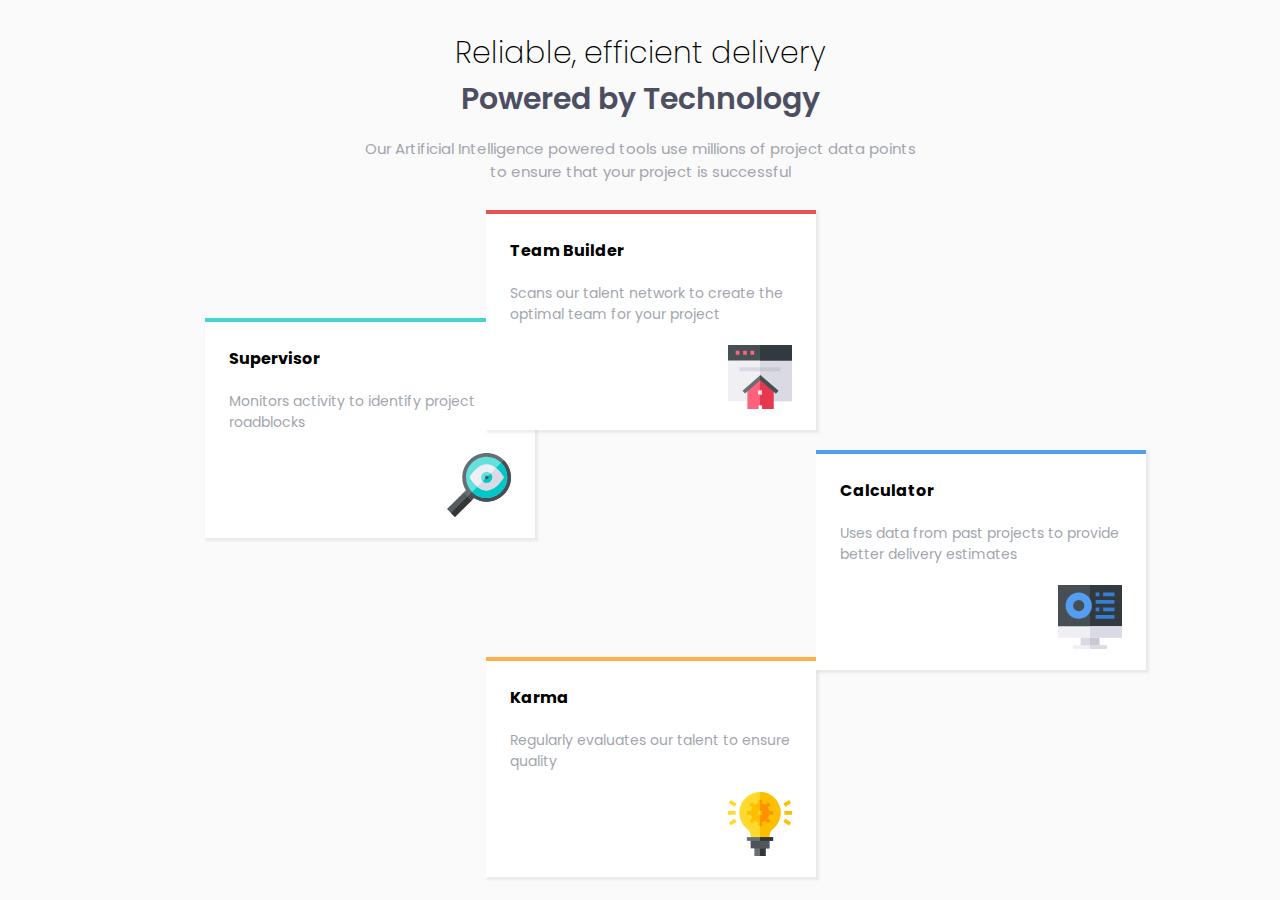
<file: index.html>
<!DOCTYPE html>
<html lang="en">
<head>
  <meta charset="UTF-8">
  <meta name="viewport" content="width=device-width, initial-scale=1.0"> <!-- displays site properly based on user's device -->

  <link rel="icon" type="image/png" sizes="32x32" href="./images/favicon-32x32.png">
  
  <title>Frontend Mentor | Four card feature section</title>
  <link rel="stylesheet" href="css/style.css">

  <!-- Feel free to remove these styles or customise in your own stylesheet 👍 -->
  
</head>
<body>
  <div class="intro">
    <h1> Reliable, efficient delivery</h1>
    <span>Powered by Technology</span> 
    <p class="intro-paragraph">Our Artificial Intelligence powered tools use millions of project data points 
    to ensure that your project is successful</p>
  </div>

  <div class="grid-container">
    <div class="container supervisor">
      <h4>Supervisor</h4>
    <p>Monitors activity to identify project roadblocks</p>
      <div class="img-icon"><img  src="images/icon-supervisor.svg" alt="supervisor"></div>
    </div>
    <div class="container team-builder">
      <h4>Team Builder</h4>
      <p>Scans our talent network to create the optimal team for your project</p>
      <div class="img-icon"><img src="images/icon-team-builder.svg" alt="team-builder"></div>
  </div>
    <div class="container karma">
    <h4>Karma</h4>
      <p>Regularly evaluates our talent to ensure quality</p>
      <div class="img-icon"><img src="images/icon-karma.svg" alt="karma"></div>
  </div>
    <div class="container calculator">
    <h4>Calculator</h4>
     <p> Uses data from past projects to provide better delivery estimates</p>
     <div class="img-icon"><img src="images/icon-calculator.svg" alt="calculator"></div>
  </div>
</div>
  
  <footer>
    <p class="attribution">
      Challenge by <a href="https://www.frontendmentor.io?ref=challenge" target="_blank">Frontend Mentor</a>. 
      Coded by <a href="#">Saed Ahmed</a>.
    </p>
  </footer>
</body>
</html>
</file>
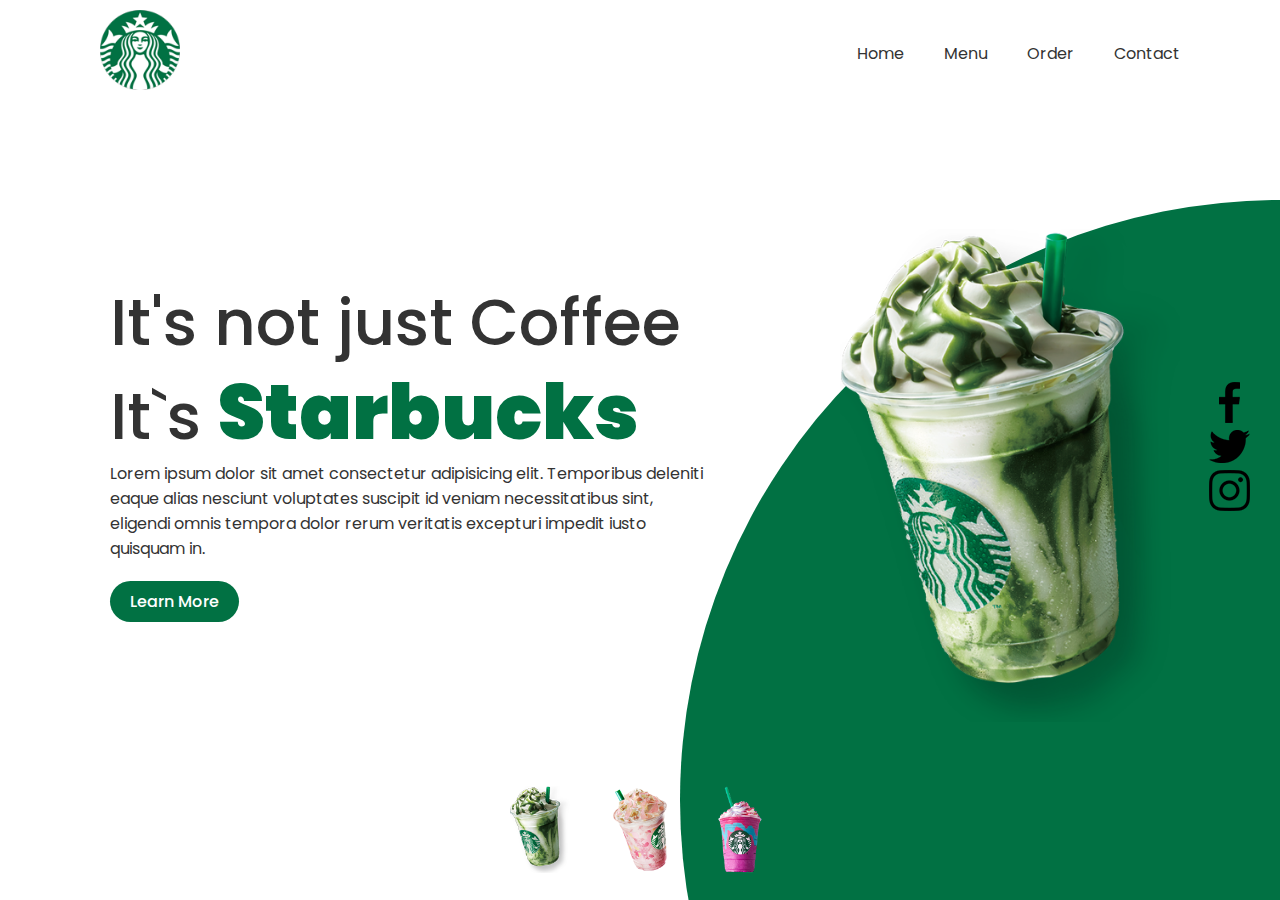
<file: Behavarage Landing Page/index.html>
<!DOCTYPE html>
<html lang="en">
<head>
    <meta charset="UTF-8">
    <meta name="viewport" content="width=device-width, initial-scale=1.0">
    <title>Starbuck Coffee</title>
    <!-- link css -->

    <link rel="stylesheet" href="css/style.css">

</head>

<body>
    

    <!-- header section -->
    <section>
        <div class="circle"></div>
        <header>
            <a href="#"> <img class="logo" src="img/logo.png" alt="logo"> </a>
            <ul>
                <li><a href="">Home</a></li>
                <li><a href="">Menu</a></li>
                <li><a href="">Order</a></li>
                <li><a href="">Contact</a></li>
                


            </ul>
        </header>
    

    <!-- Content section -->
    <div class="content">
        <div class="textBox">
            <h2>It's not just Coffee <br>It`s <span>Starbucks</span></h2>
            <p>Lorem ipsum dolor sit amet consectetur adipisicing elit. Temporibus deleniti eaque alias nesciunt 
                voluptates suscipit id veniam necessitatibus sint, eligendi omnis tempora 
                dolor rerum veritatis excepturi impedit iusto quisquam in.</p>
                <a href="#">Learn More</a>
            </div>
                <div class="imgbox">
                    <img src="img/img1.png" alt="starbucks">
                </div>
    </div>

    <ul class="Thumb">
        <li><img src="img/thumb1.png" onclick="imgSlider('img1.png')" alt=""></li>
        <li><img src="img/thumb2.png" onclick="imgSlider('img2.png')" alt=""></li>
        <li><img src="img/thumb3.png" onclick="imgSlider('img3.png')" alt=""></li>
    </ul>
    <ul class="social">
        <li><img src="img/facebook.png" alt=""></li>
        <li><img src="img/twitter.png" alt=""></li>
        <li><img src="img/instagram.png" alt=""></li>

    </ul>
</section>

<!-- Script  -->
<script type="text/javascript">
function imgSlider(x) {
    document.querySelector('.starbucks').src = x;

}

</script>

</body>

</html>
</file>
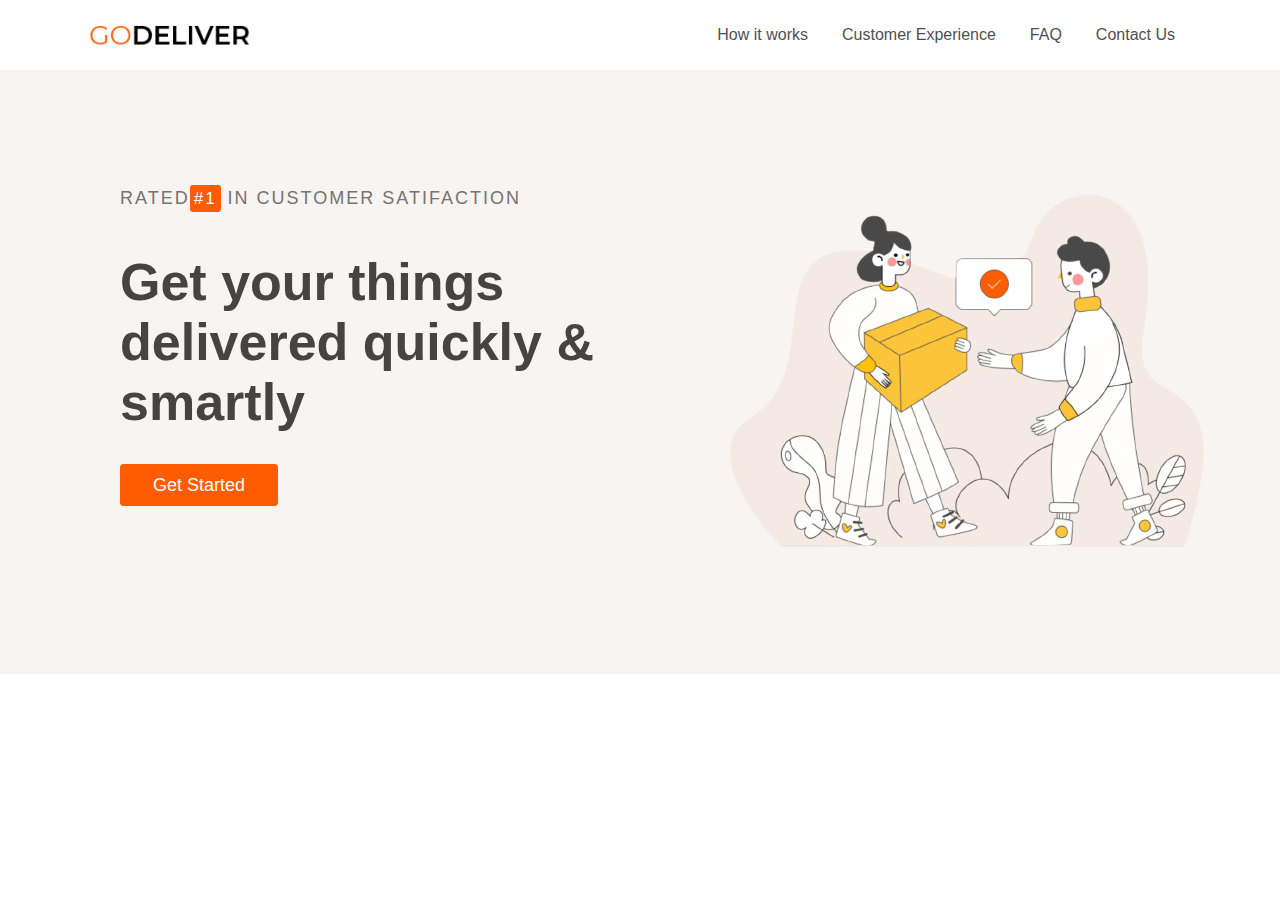
<file: GoDeliver/index.html>
<!DOCTYPE html>
<html lang="en">
<head>
    <meta charset="UTF-8">
    <meta name="viewport" content="width=device-width, initial-scale=1.0">
    <title>GoDeliver | Fastest Way to Explore</title>
    <!-- Css  -->
    <link rel="stylesheet" href="css/style.css">
</head>
<body>
    <div class="navigation-bar">
        <div id="navigation-container">
             <a href="index.html"><img  class="logo" src="img/logo.png" alt="logo"></a>
                <div>
                <ul>
                    <li><a href="#">How it works</a></li>
                    <li><a href="#">Customer Experience</a></li>
                    <li><a href="#">FAQ</a></li>
                    <li><a href="#">Contact Us</a></li>
                </ul>
            </div>
            </div>
            </div>
        </div>
    </div>

<!-- hero section -->

    <section class="container">
        <div class="section_1">
            <p>Rated<span>#1</span> in Customer Satifaction</p>
            <h2>Get your things delivered quickly & smartly</h2>
            <a href="#" class="button">Get Started</a>

        </div>

<!-- Image section -->
        <div class="section_2">
            <img src="img/hero.png" alt="hero-image">

        </div>
    </section>

</body>
</html>
</file>
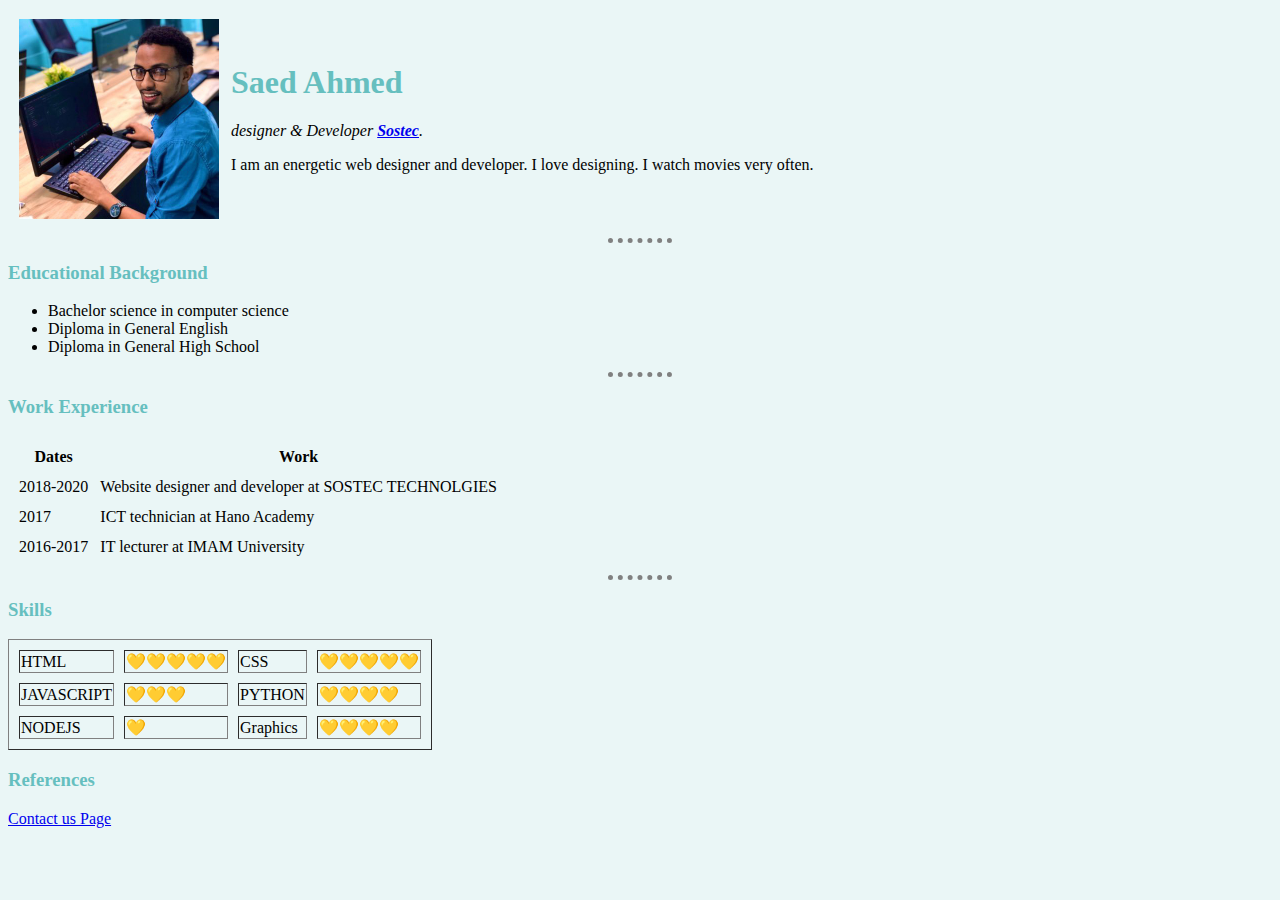
<file: HTML-personal websites/index.html>
<html lang="en">
<head>
    <meta charset="UTF-8">
    <meta name="viewport" content="width=device-width, initial-scale=1.0">
    <title>Personal Website</title>
    <link rel="stylesheet" href="css/styles.css">
</head>
<body>
    <table cellspacing="10">
        <tr>
        <td><img src="images/Saed.jpg" width="200px" height="200px" alt="saed profile picture"></td>
        <td>
            <h1>Saed Ahmed</h1>
            <p><em> designer & Developer<strong> <a href="http://sostec.so/">Sostec</a></strong>.</em> </p>
            <p>I am an energetic web designer and developer. I love designing. I watch movies very often.</p>
        </td>
        </tr>
    </table>
    
    <hr>
    <h3>Educational Background</h3>
        <ul>
            <li>Bachelor science in computer science </li>
            <li>Diploma in General English  </li>
            <li>Diploma in General High School  </li>
    
        </ul>
    <hr>
    <h3>Work Experience</h3>
        <table cellspacing="10">
            <th>Dates</th>
            <th>Work</th>
            <tr>
                <td>2018-2020</td>
                <td>Website designer and developer at SOSTEC TECHNOLGIES</td>
            </tr>
            <tr>
                <td>2017</td>
                <td>ICT technician at Hano Academy</td>
            </tr>
            <tr>
                <td>2016-2017</td>
                <td>IT lecturer at IMAM University</td>
            </tr>
            
        </table>
    
    <hr>
    <h3>Skills</h3>
        <table  border="1px"cellspacing="10">
            <tr>
                <td>HTML</td>
                <td>💛💛💛💛💛</td>
                <td>CSS</td>
                <td>💛💛💛💛💛</td>
            </tr>
            <tr>
                <td>JAVASCRIPT</td>
                <td>💛💛💛</td>
                <td>PYTHON</td>
                <td>💛💛💛💛</td>
            </tr>
            <tr>
                <td>NODEJS</td>
                <td>💛</td>
                <td>Graphics</td>
                <td>💛💛💛💛</td>
            </tr>
        </table>
    <h3>References</h3>
    <a href="contact.html">Contact us Page</a>
        
</body>
</html>
</file>
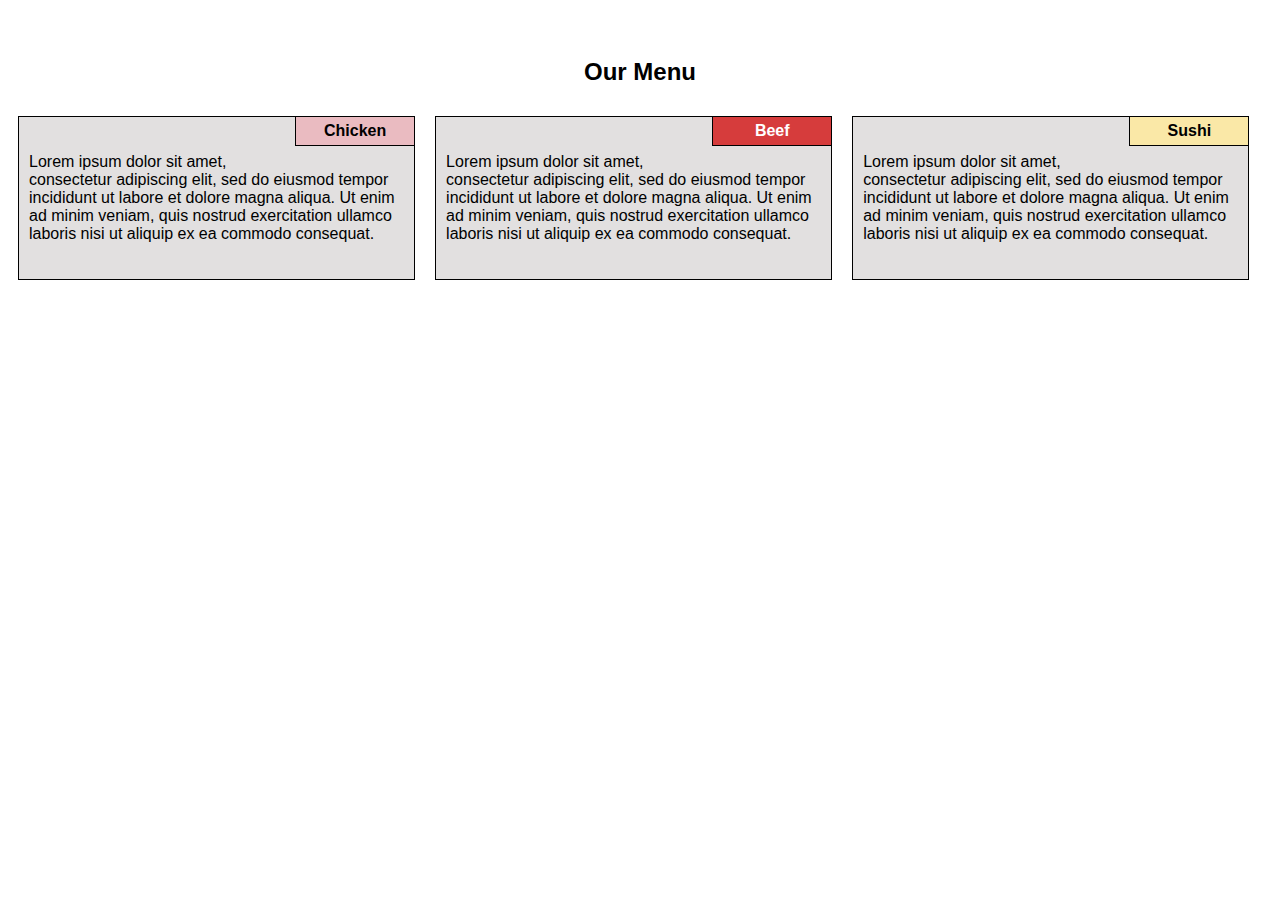
<file: Module2-solution/index.html>
<html lang="en">
<head>
    <meta charset="UTF-8">
    <meta name="viewport" content="width=device-width, initial-scale=1.0">
    <meta name="author" content="Saed Ahmed">
    <title>Solution for Module 2 Assignment</title>
    <link rel="stylesheet" href="css/style.css">
</head>
<body>
    <div class="container">
        <div class="row-section">
            <h2>Our Menu</h2>
            <div class="column-chicken">
                <p id="chicken">Chicken</p>
                    <div class="sect-content">
                <p>Lorem ipsum dolor sit amet, consectetur adipiscing elit, 
                sed do eiusmod tempor incididunt ut labore et dolore magna 
                aliqua. Ut enim ad minim veniam, quis nostrud exercitation 
                ullamco laboris nisi ut aliquip ex ea commodo consequat.</p>
                    </div>
            </div>

        <div class="column-beef">
            <p id="beef">Beef</p>
            <div class="sect-content">
            <p>Lorem ipsum dolor sit amet, consectetur adipiscing elit, 
                sed do eiusmod tempor incididunt ut labore et dolore magna 
                aliqua. Ut enim ad minim veniam, quis nostrud exercitation 
                ullamco laboris nisi ut aliquip ex ea commodo consequat.</p>
            </div>
        </div>

        <div class="column-sushi">
            <p id="sushi">Sushi</p>
            <div class="sect-content">
            <p>Lorem ipsum dolor sit amet, consectetur adipiscing elit, 
                sed do eiusmod tempor incididunt ut labore et dolore magna 
                aliqua. Ut enim ad minim veniam, quis nostrud exercitation 
                ullamco laboris nisi ut aliquip ex ea commodo consequat.</p>
            </div>
        </div>

    </div>
</body>
</html>
</file>
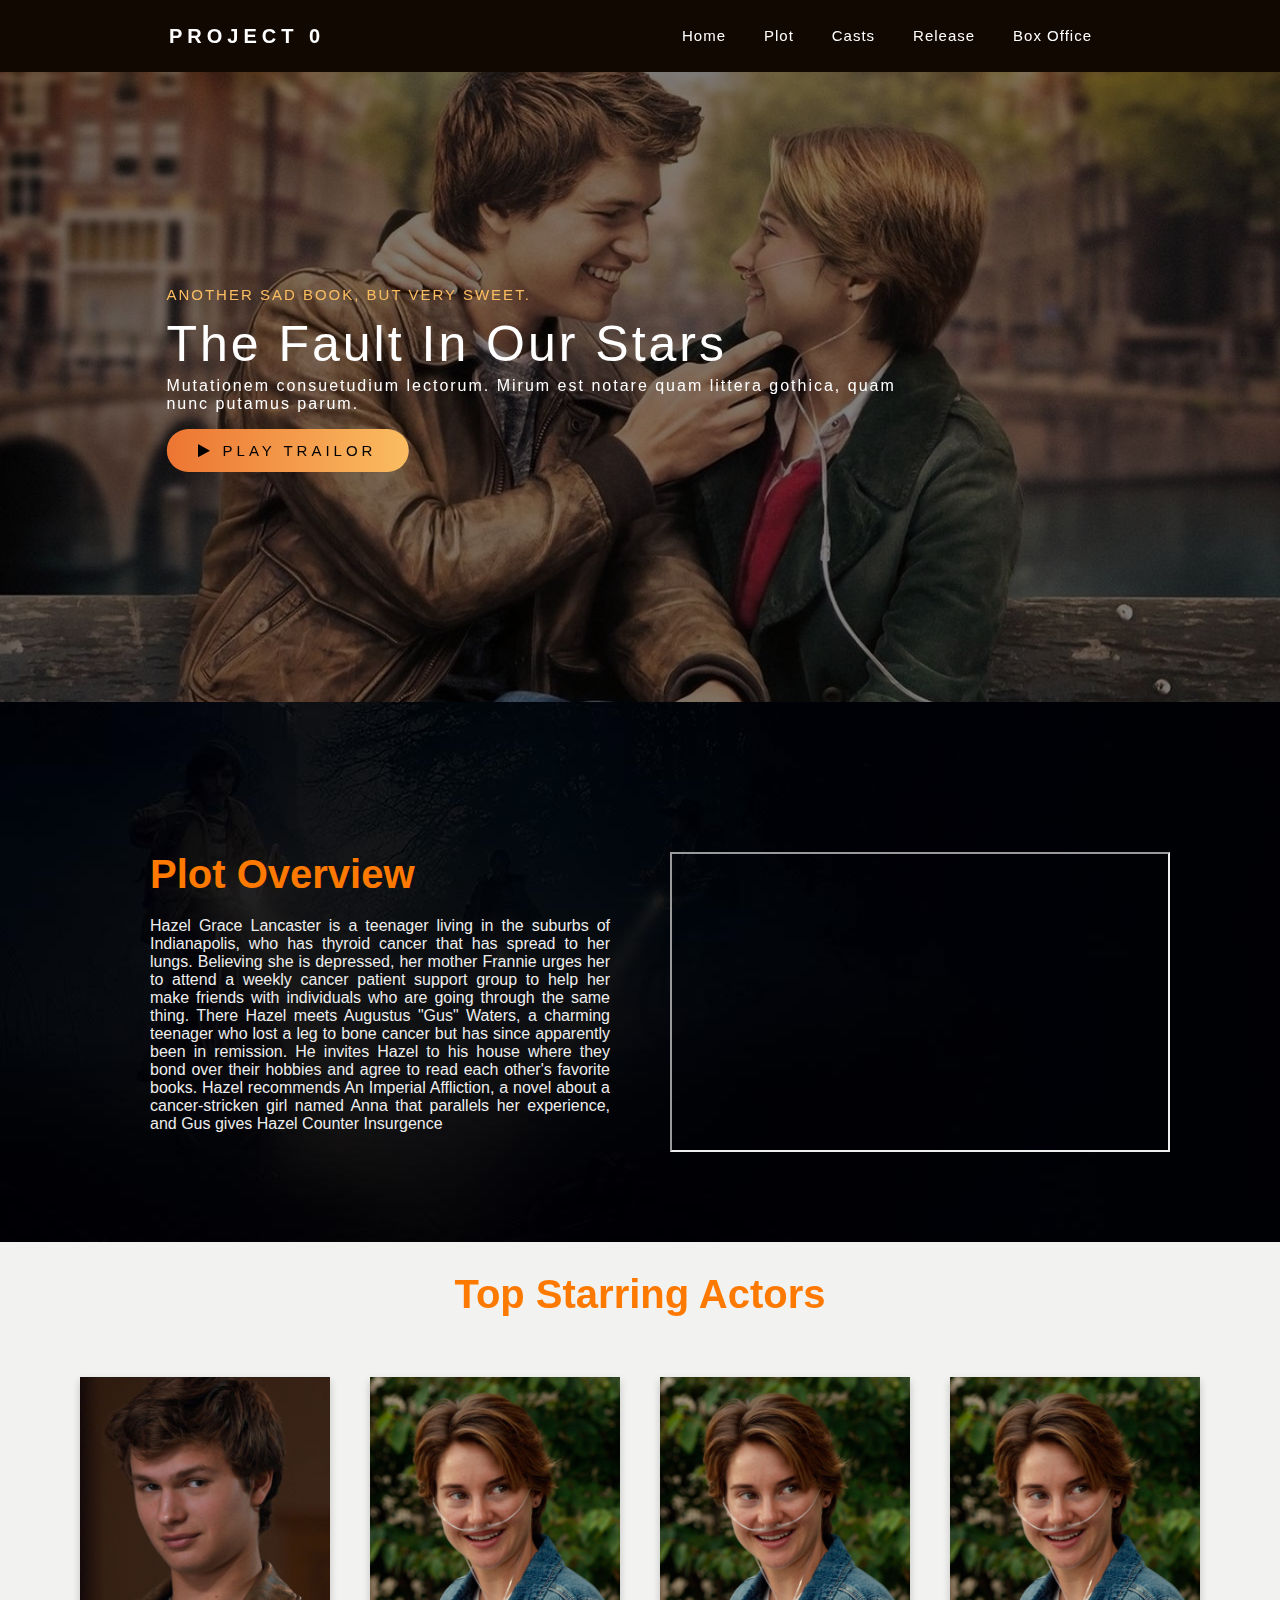
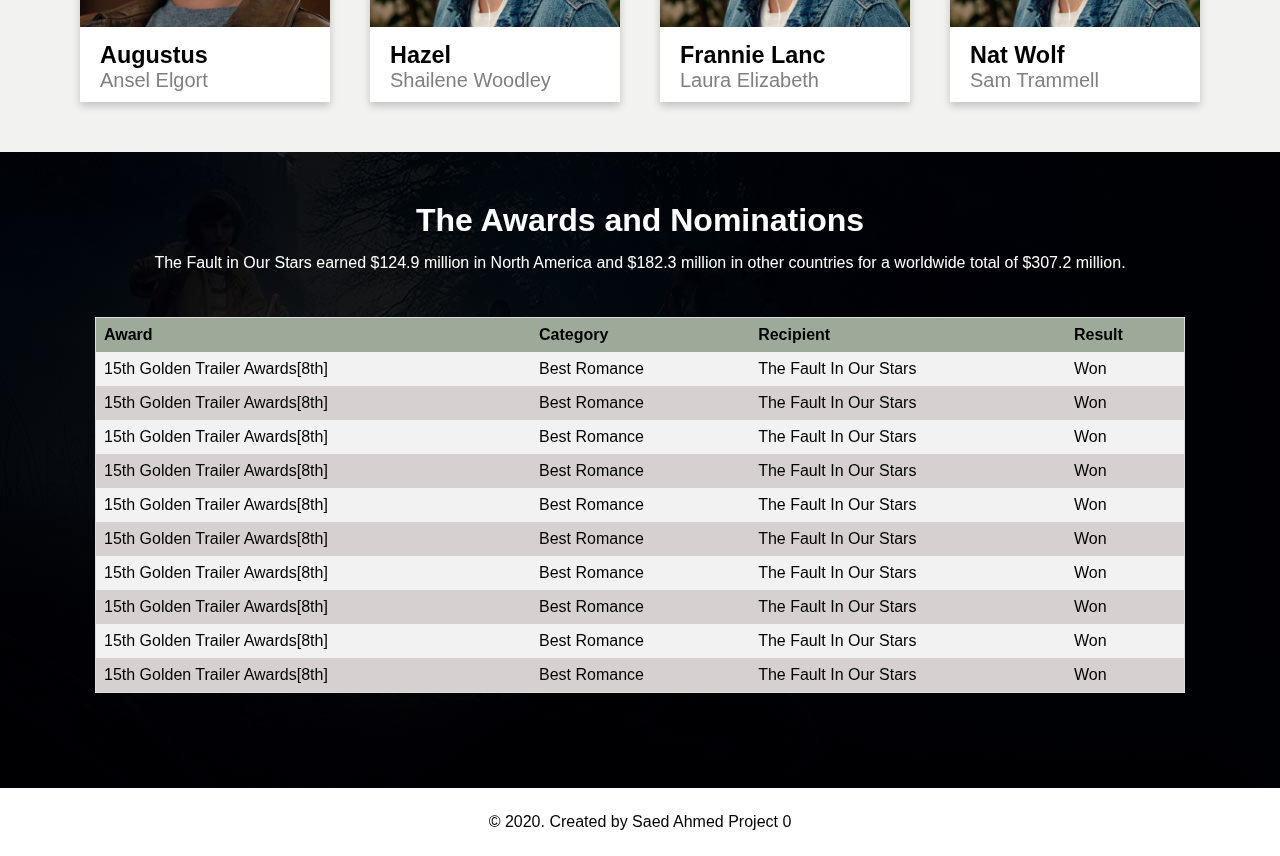
<file: Movie Web/index.html>
﻿<!DOCTYPE html>
<html lang="en" dir="ltr">
  <head>
    <meta charset="utf-8">
    <title>Project 0</title>
    <meta name="viewport" content="width=device-width,initial-scale=1.0">
    <link rel="stylesheet" href="css/style1.css">
    <link rel="stylesheet" href="css/style.css">
    <link rel="stylesheet" href="https://cdnjs.cloudflare.com/ajax/libs/font-awesome/4.7.0/css/font-awesome.min.css">
   <link href="https://fonts.googleapis.com/css2?family=Poppins" rel="stylesheet">
  <body>
    <nav>
  <div class="logo">
  <h4>Project 0</h4>
  </div>
  <ul class="nav-links">
    <li><a href="#">Home</a></li>
    <li><a href="#">Plot</a></li>
    <li><a href="#">Casts</a></li>
    <li><a href="#">Release</a></li>
    <li><a href="#">Box Office</a></li>
  </ul>
  <div class="burger">
    <div class="line1"></div>
    <div class="line2"></div>
    <div class="line3"></div>
  </div>
    </nav>
    <script src="js/app.js">  </script>
    <! –– hero image ––>
    <div class="hero-image">
    <div class="hero-text">
    <h5>Another sad book, but very sweet.</h5>
    <h1>The Fault In Our Stars</h1>
    <p>Mutationem consuetudium lectorum. Mirum est notare quam littera gothica, quam nunc putamus parum.</p>
    <button class="btn"><i class="fa fa-play"></i> Play Trailor</button>
  </div>
</div>
<! –– Two Section ––>
<div class="responsive_row">
<div class="reponsive_column">
  <h2>Plot Overview</h2>
    <p>Hazel Grace Lancaster is a teenager living in the suburbs of Indianapolis, who has thyroid cancer that has spread to her lungs. Believing she is depressed, her mother Frannie urges her to attend a weekly cancer patient support group to help her make friends with individuals who are going through the same thing. There Hazel meets Augustus "Gus" Waters, a charming teenager who lost a leg to bone cancer but has since apparently been in remission. He invites Hazel to his house where they bond over their hobbies and agree to read each other's favorite books. Hazel recommends An Imperial Affliction, a novel about a cancer-stricken girl named Anna that parallels her experience, and Gus gives Hazel Counter Insurgence</p>
</div>
<div class="reponsive_column">
  <iframe width="500" height="300" src="https://www.youtube.com/embed/9ItBvH5J6ss"></iframe>
</div>
</div>

<! –– About Section ––>
<div class="Plot-section">
  <h1>Plot Overview</h1>
  <p>Hazel Grace Lancaster is a teenager living in the suburbs of Indianapolis, who has thyroid cancer that has spread to her lungs. Believing she is depressed, her mother Frannie urges her to attend a weekly cancer patient support group to help her make friends with individuals who are going through the same thing. There Hazel meets Augustus "Gus" Waters, a charming teenager who lost a leg to bone cancer but has since apparently been in remission. He invites Hazel to his house where they bond over their hobbies and agree to read each other's favorite books. Hazel recommends An Imperial Affliction, a novel about a cancer-stricken girl named Anna that parallels her experience, and Gus gives Hazel Counter Insurgence</p>
</div>
<div class="cast-area">
<h1 id="stars">Top Starring Actors</h1>
<div class="casts-section">
<div class="items1">
<div class="card">
  <img src="images/actor.jpg" alt="" style="width:100%">
  <div class="container">
    <h3>Augustus</h3>
    <p class="caption">Ansel Elgort </p>
  </div>
</div>
</div>
<div class="items1">
<div class="card">
  <img src="images/actress.png" alt="" style="width:100%">
  <div class="container">
    <h3>Hazel</h3>
    <p class="caption">Shailene Woodley</p>
  </div>
</div>
</div>
<div class="items1">
<div class="card">
  <img src="images/actress.png" alt="" style="width:100%">
  <div class="container">
    <h3>Frannie Lanc</h3>
    <p class="caption">Laura Elizabeth</p>
  </div>
</div>
</div>
<div class="items1">
<div class="card">
  <img src="images/actress.png" alt="" style="width:100%">
  <div class="container">
    <h3>Nat Wolf</h3>
    <p class="caption">Sam Trammell</p>
  </div>
</div>
</div>
</div>
</div>
<div class="Box-office">
  <h1 id ="box-title">The Awards and Nominations</h1>
  <p>The Fault in Our Stars earned $124.9 million in North America and $182.3 million in other countries for a worldwide total of $307.2 million.</p>
  <div class="data-table">
    <table>
      <tr>
          <th>Award</th>
          <th>Category</th>
          <th>Recipient</th>
          <th>Result </th>
      </tr>
      <tr>
        <td>15th Golden Trailer Awards[8th]</td>
        <td> 	Best Romance </td>
        <td>The Fault In Our Stars</td>
          <td>Won </td>
      </tr>
      <tr>
        <td>15th Golden Trailer Awards[8th]</td>
        <td> 	Best Romance </td>
        <td>The Fault In Our Stars</td>
          <td>Won </td>
      </tr>
      <tr>
        <td>15th Golden Trailer Awards[8th]</td>
        <td> 	Best Romance </td>
        <td>The Fault In Our Stars</td>
          <td>Won </td>
      </tr>
      <tr>
        <td>15th Golden Trailer Awards[8th]</td>
        <td> 	Best Romance </td>
        <td>The Fault In Our Stars</td>
          <td>Won </td>
      </tr>
      <tr>
        <td>15th Golden Trailer Awards[8th]</td>
        <td> 	Best Romance </td>
        <td>The Fault In Our Stars</td>
          <td>Won </td>
      </tr>
      <tr>
        <td>15th Golden Trailer Awards[8th]</td>
        <td> 	Best Romance </td>
        <td>The Fault In Our Stars</td>
          <td>Won </td>
      </tr>
      <tr>
        <td>15th Golden Trailer Awards[8th]</td>
        <td> 	Best Romance </td>
        <td>The Fault In Our Stars</td>
          <td>Won </td>
      </tr>
      <tr>
        <td>15th Golden Trailer Awards[8th]</td>
        <td> 	Best Romance </td>
        <td>The Fault In Our Stars</td>
          <td>Won </td>
      </tr>
      <tr>
        <td>15th Golden Trailer Awards[8th]</td>
        <td> 	Best Romance </td>
        <td>The Fault In Our Stars</td>
          <td>Won </td>
      </tr>
      <tr>
        <td>15th Golden Trailer Awards[8th]</td>
        <td> 	Best Romance </td>
        <td>The Fault In Our Stars</td>
          <td>Won </td>
      </tr>
    </table>
  </div>
</div>
<body>

<div class="footer-section">
  <footer>© 2020. Created by Saed Ahmed Project 0</footer>
</div>
  </body>
</html>
</file>
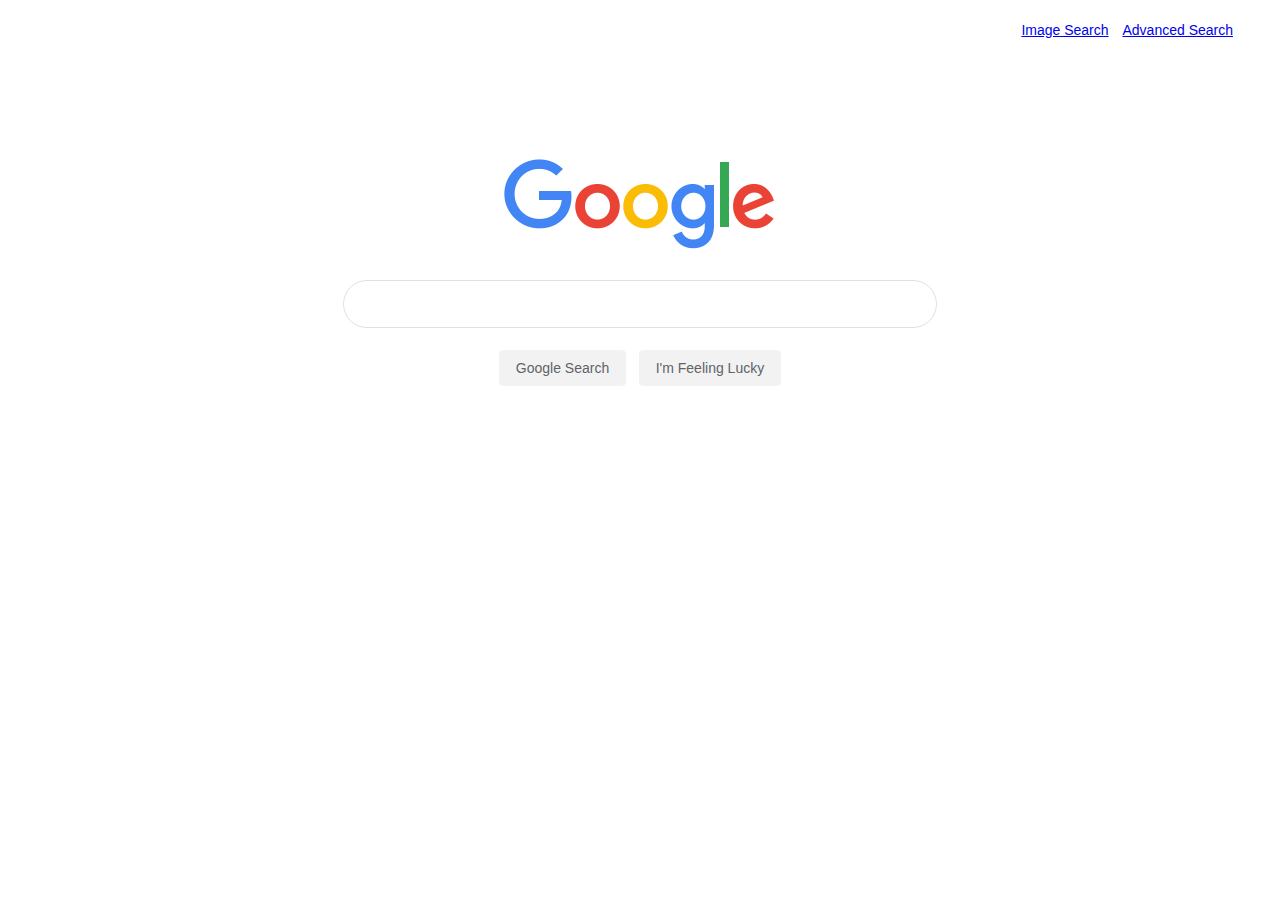
<file: Project 0 CS50/index.html>
<!DOCTYPE html>
<html lang="en">
<head>
    <meta charset="UTF-8">
    <meta name="viewport" content="width=device-width, initial-scale=1.0">
    <title>Google Search</title>
    <link rel="stylesheet" href="https://cdn.jsdelivr.net/npm/bootstrap@4.5.3/dist/css/bootstrap.min.css" integrity="sha384-TX8t27EcRE3e/ihU7zmQxVncDAy5uIKz4rEkgIXeMed4M0jlfIDPvg6uqKI2xXr2" crossorigin="anonymous">
    <link rel="stylesheet" type="text/css" href="css/style.css">
    <link rel="shortcut icon" href="img/favicon.png" type="Image/x-icon">
</head>
<body>
    <div class="nav_top">
        <a class="Img_search" href="Google Image Search.html">Image Search</a>
        <a class="Img_search" href="Google Advanced Search.html">Advanced Search</a>
    </div>

    <div class="logo">
    <img src="img/Google.png" alt="Google Logo">
    </div>

    <div class="Container_Search">
    <form action="https://google.com/search?q=%s&btnI=I%27m+Feeling+Lucky">
        <input type="text" class="Search_input" name="q"><br>
        <input type="submit" class="Search_button" value="Google Search">
        <input class="submit" type="submit" name="btnI" value="I'm Feeling Lucky" >
        <!--<button type="submit" class="btn btn-primary btn-sm " value="I'm Feeling Lucky" aria-label="I'm Feeling Lucky" name="btnI">I'm Feeling Lucky</button>
        -->
    </form>
    </div>
</body>
</html>
</file>
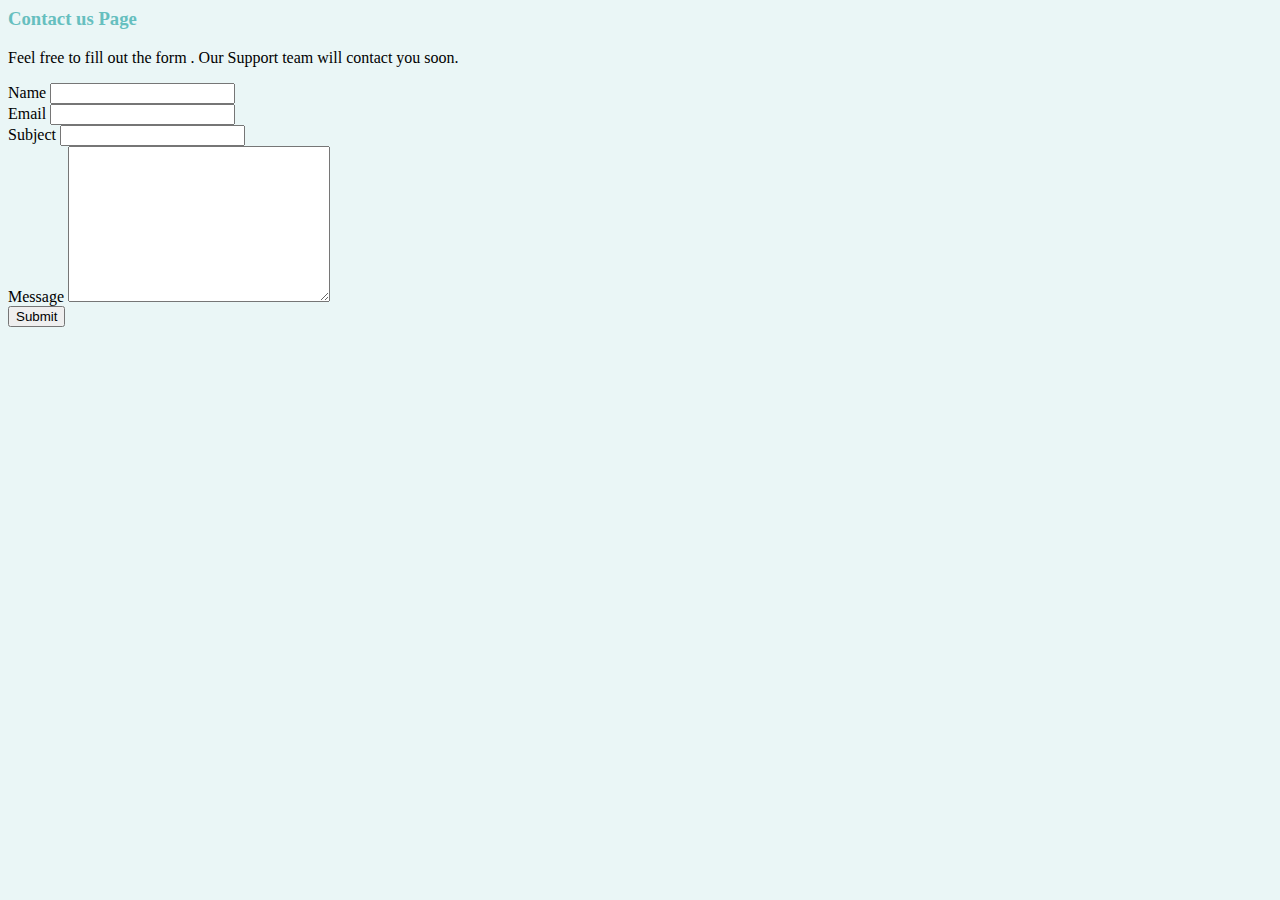
<file: HTML-personal websites/contact.html>
<html lang="en">
<head>
    <meta charset="UTF-8">
    <meta name="viewport" content="width=device-width, initial-scale=1.0">
    <title>Contact us Page</title>
    <link rel="stylesheet" href="css/styles.css">
</head>
<body>
     <h3>Contact us Page</h3>
     <p>Feel free to fill out the form . Our Support team will contact you soon.</p>

    <form action="mailto:saedarab004@gmail.com" method="POST">
        <label>Name</label>
        <input type="text" name="yourName"> <br>
        <label>Email</label>
        <input type="email" name="youremail" id=""> <br>
        <label>Subject</label>
        <input type="text" name="Subject"> <br>
        <label>Message</label>
        <textarea name="yourMessage" id="" cols="30" rows="10"></textarea><br>
        <input type="submit">

    </form>
    
</body>
</html>
</file>
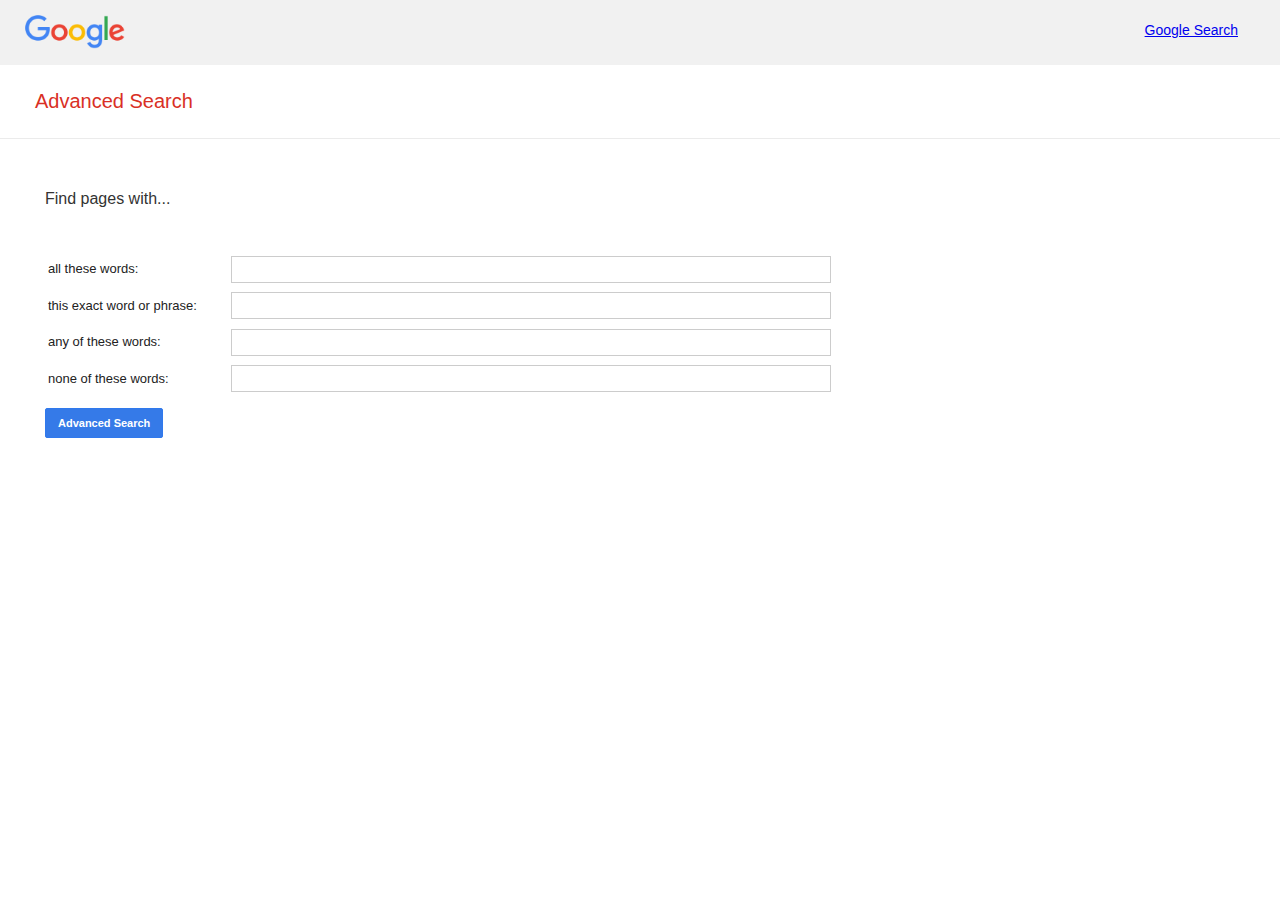
<file: Project 0 CS50/Google Advanced Search.html>
<html lang="en">
<head>
    <meta charset="UTF-8">
    <meta name="viewport" content="width=device-width, initial-scale=1.0">
    <title>Google Advanced Search</title>
    <link rel="stylesheet" type="text/css" href="css/style.css">
    <link rel="shortcut icon" href="img/favicon.png" type="Image/x-icon">
</head>
<body>
    <div class="nav_top">
        <a href="index.html">Google Search</a>
    </div>
    <div class="nav_logo">
    <a href="index.html">
    <img class="img-logo"src="img/Google.png" alt="Google Home" ></a>
    </div>

    <div class="section">
        <h4>Advanced Search</h4>
    </div>

    <div class="main-search">
     <p id="p1">Find pages with...</p>
     <form action="https://google.com/search">
        <table>
            <tr>
                <td><p>all these words:</p></td>
                <td><input type="text" class="input_advanced" name="as_q"></td>
            </tr>

            <tr>
                <td><p>this exact word or phrase:</p></td>
                <td><input type="text" class="input_advanced" name="as_epq"></td>
            </tr>

            <tr>
                <td><p>any of these words:</p></td>
                <td><input type="text" class="input_advanced" name="as_oq"></td>
            </tr>

            <tr>
                <td><p>none of these words:</p></td>
                <td><input type="text" class="input_advanced" name="as_eq"></td>
            </tr>
        </table>
         <input type="submit" id="Search_button" value="Advanced Search">
     </form>
    </div>
    </div>

</body>
</html>
</file>
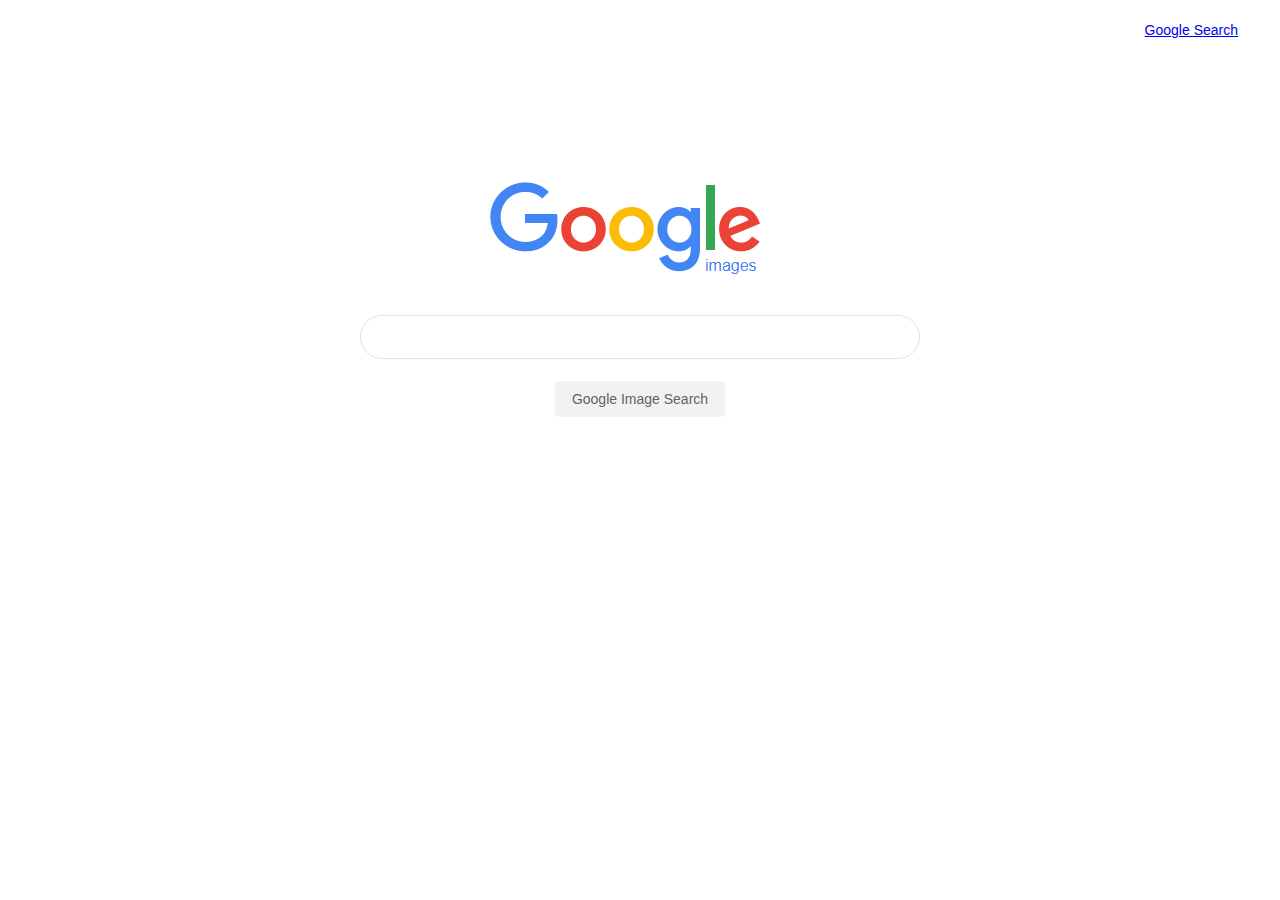
<file: Project 0 CS50/Google Image Search.html>
<html lang="en">
<head>
    <meta charset="UTF-8">
    <meta name="viewport" content="width=device-width, initial-scale=1.0">
    <title>Google Image Search</title>
    <link rel="stylesheet" type="text/css" href="css/style.css">
    <link rel="shortcut icon" href="img/favicon.png" type="Image/x-icon">
</head>
<body>
    <div class="nav_top">
    <a href="index.html">Google Search</a>
    </div>

    <div class="logo">
        <img src="img/Google Search.PNG" alt="Google Logo">
    </div>


    <div class="Container_Search">
    <form action="https://images.google.com/images?q=">
    <input type="text" class="Search_input" name="q"><br>
    <input type="submit" class="Search_button" value="Google Image Search">
    </form>
    </div>
</body>
</html>
</file>
<file: css/style.css>
@import url('https://fonts.googleapis.com/css2?family=Poppins:wght@200;400;600&display=swap');
* {
    box-sizing: border-box;
    padding: 0;
    margin: 0;
}

/* Color Variables */
/* ---------------------------------------------- */
:root {
    --Red: hsl(0, 78%, 62%);
    --Cyan: hsl(180, 62%, 55%);
    --Orange: hsl(34, 97%, 64%);
    --Blue: hsl(212, 86%, 64%);
    --Very-Dark-Blue: hsl(234, 12%, 34%);
    --Grayish-Blue: hsl(229, 6%, 66%);
    --Very-Light-Gray: hsl(0, 0%, 98%);
    --font-family:'Poppins', sans-serif;
    --font-size:15px;
    
}


/* Color Variables */
/* ---------------------------------------------- */

body {
    font-family: var(--font-family);
    margin: auto;
    background-color: var(--Very-Light-Gray);
}

/* Intro section */
/* ---------------------------------------------- */


.intro {
    text-align: center;
    padding: 2em 24em;
    font-size: var(--font-size);
    font-family: var(--font-family);
    margin-bottom: 7em;
}
h1 {
    font-family: var(--font-family);
    font-weight: 200;
    font-size: 2em;
    
}
span {
    font-family: var(--font-family);
    font-weight: 600;
    font-size: 2em;
    color: var(--Very-Dark-Blue);
  
}
.intro-paragraph {
    font-size: 15px;
    margin-top: 15px;
    color: var(--Grayish-Blue);
}

/* Cards*/
/* ---------------------------------------------- */
.grid-container {
    margin:0em 6em;
}

.grid-container > div {
    background-color: #fff;
    padding: 1.5em;

}

.grid-container > div > p {
    font-size: 14px;
    font-weight: 400;
    color:var(--Grayish-Blue);
    margin-bottom: 20px;
    margin-top: 20px;

}

.grid-container > .container {
    width: 330px;
    height: 220px;
    box-shadow: 2px 2px 2px 1px rgba(170, 170, 170, 0.2);
}


.supervisor {
    border-top: 4px solid var(--Cyan);
    display: inline-block;
    position: relative;
    left: 10%;

}

.team-builder {
    border-top: 4px solid var(--Red);
    position:absolute;
    left:38%;
    top:210px;
    
}

.karma {
    border-top: 4px solid var(--Orange);
    position:absolute;
    left:38%;
    top:73%;
}

.calculator {
    border-top: 4px solid var(--Blue);
    position:absolute;
    right: 10.5%;
    top:50%;
}

.img-icon {
    text-align: right;
}

footer {
    margin: 12em 0em 1em 0em;
} 
.attribution { 
    font-size: 11px; 
    text-align: center;
 }
.attribution a { 
    color: hsl(228, 45%, 44%);
 } 

 /* Responsive  */

@media screen and (max-width: 1024px) {

    body {
        margin: 25px;
    }
    .intro {
        text-align: center;
        padding:20px 0px;
    }
    h1 {
        font-size: 1.5em;
        font-weight: 200;
        font-family: var(--font-family);

    }
    span {
        font-family: var(--font-family);
        font-weight: 600;
        font-size: 1.5em;
        color: var(--Very-Dark-Blue);

    }

    .intro-paragraph {
        font-size: 16px;
        margin-top: 15px;
        color: var(--Grayish-Blue);
    }
    .grid-container {
        display: grid;
        grid-template-columns: 1fr;
        margin: 1em;
    }
    .grid-container > div {
        background-color: #fff;
        padding: 1.5em;
        margin-bottom: 20px;
    
    }
    .grid-container > div > p {
        font-size: 14px;
        font-weight: 400;
        color:var(--Grayish-Blue);
        margin-bottom: 20px;
        margin-top: 20px;
    }

    .grid-container > .container {
        width: 330px;
        height: 220px;
        box-shadow: 2px 2px 2px 1px rgba(170, 170, 170, 0.2);
        position: relative;
    }

    .supervisor {
        border-top: 4px solid var(--Cyan);
        display: inline-block;
        position: relative;
        left: 0;
        top: 0;


    }

    .team-builder {
        border-top: 4px solid var(--Red);
        display: inline-block;
        position: relative;
        left: 0;
        top: 0;

    }

    .karma {
        border-top: 4px solid var(--Orange);
        display: inline-block;
        position: relative;
        left: 0;
        top: 0;

    }

    .calculator {
        border-top: 4px solid var(--Blue);
        position: relative;
        left: 0;
        top: 0;
    }
    
    .img-icon {
        text-align: right;
    }

    footer {
        margin: 0;
    }

 }
</file>
<file: Behavarage Landing Page/css/style.css>
@import url('https://fonts.googleapis.com/css2?family=Poppins:ital,wght@0,600;0,700;0,800;0,900;1,600;1,700;1,800;1,900&display=swap');

*{
    margin: 0;
    padding: 0;
    box-sizing: border-box;
    font-family: 'Poppins', sans-serif;
}

section {
    position: relative;
    width: 100%;
    min-height: 100vh;
    padding: 50px;
    display: flex;
    justify-content: space-between;
    align-items: center;
    background-color: #fff;
}

header {
    position: absolute;
    top: 0;
    left: 0;
    width: 100%;
    padding: 10px 100px;
    display:flex;
    justify-content: space-between;
    align-items: center;

}

header .logo {
    position: relative;
    max-width: 80px;

}

header ul {
    position: relative;
    display:flex;
}

header ul li {
    list-style: none;
}

header ul li a {
    display: inline-block;
    color: #333;
    font-weight: 400;
    margin-left: 40px;
    text-decoration: none;

}
.content {
    position: relative;
    width: 100%;
    padding-left: 60px;
    display:flex;
    justify-content: space-between;
    align-items: center;
}

.content .textBox {
    position: relative;
    max-width: 600px;
}

.content .textBox h2 {
    color: #333333;
    font-size: 4em;
    line-height: 1.4em;
    font-weight: 500;

}

.content .textBox h2 span{
    color:#017143;
    font-size: 1.2em;
    font-weight: 900;
}

.content .textBox p {
    color: #333;
}

.content .textBox a {
    display: inline-block;
    margin-top: 20px;
    padding: 8px 20px;
    background-color: #017143;
    color: #fff;
    border-radius: 40px;
    font-weight: 500;
    letter-spacing: 1;
    text-decoration: none;
}

.content .imgbox{
    width: 600px;
    display:flex;
    justify-content: flex-end;
    padding-right: 50px;
    margin-top: 50px;
}

.content .imgbox img {
    max-width: 340px;
}

.Thumb {
    position: absolute;
    left: 50%;
    bottom: 20px;
    transform: translateX(-50%);
    display: flex;
}
.Thumb li {
    list-style: none;
    display: inline-block;
    margin: 0 20px;
    cursor: pointer;
    transition: 0.5s;
}
.Thumb li:hover{
    transform: translateY(-15px);

}

.Thumb li img {
    max-width: 60px;
}

.social{
    position: absolute;
    top: 50%;
    right: 30px;
    transform: translateY(-50%);
    display: flex;
    justify-content: center;
    align-items: center;
    flex-direction: column;
}

.social  li {
    list-style: none;
}

.social  li a {
    display: inline-block;
    margin: 5px 0;
    transform: scale(0.9);
    filter: invert(1);
}

.circle {
    position: absolute;
    top: 0;
    left: 0;
    width: 100%;
    height: 100%;
    background-color: #017143;
    clip-path: circle(600px at right 800px);
}
</file>
<file: GoDeliver/css/style.css>
/* #f8f4f1 */
body {
    margin: 0;
    padding: 0;
}

.navigation-bar {
    background-color: #ffffff;
    height: 50px;
    padding: 0 15px 20px;
    text-align:right;

}

#navigation-container {
    width: 1100px;
    margin: 0 auto;
    height: 70px;
    overflow-x: hidden;
}

.logo {
    width: 160px;
    float: left;
    margin-top: 25px;
}

.navigation-bar ul {
    padding: 0px;
    margin: 0px;
    text-align: center;
    display:inline-block;
    vertical-align:middle;
}

.navigation-bar li {
    list-style-type: none;
    padding: 0px;
    height: 24px;
    margin-top: 4px;
    margin-bottom: 4px;
    display: inline;
}

.navigation-bar li a {
    color: black;
    font-size: 16px;
    font-family: 'Montserrat', sans-serif;
    text-decoration: none;
    line-height: 70px;
    padding: 5px 15px;
    opacity: 0.7;
}
.container {
    background-color: #f8f4f1 ;
    padding: 50px 40px;
    display: flex;
}

.section_1 {
    padding-left: 80px;
    width: 50%;
    padding-top: 50px;
}

.section_1 p {
    font-family: 'Montserrat', sans-serif;
    font-size: 18px;
    text-transform: uppercase;
    color:#757373;
    letter-spacing: 2px;
}
span {
    background-color: #ff5c01 ;
    padding: 4px;
    color:#fff;
    border-radius: 3px;
    font-size: 17px;
    
}

h2 {
    font-family: 'Montserrat', sans-serif;
    font-size: 52px;
    color:#454442;

}
.button {
    padding: 10px 32px;
    background-color: #ff5c01;
    border: 1px solid #ff5c01;
    color: #fff;
    font-family: 'Montserrat', sans-serif;
    font-size: 18px;
    border-radius: 4px;
    text-decoration: none;
}
</file>
<file: HTML-personal websites/css/styles.css>
body{
    background-color: #eaf6f6;
}
hr{
    border-style: none;
    border-top-style: dotted;
    border-color: grey;
    border-width: 5px;
    width: 5%;
}

h3,h1 {
    color:#66bfbf;
}
</file>
<file: Module2-solution/css/style.css>
* {
    box-sizing: border-box;
}

 
 body {
     font-family: Arial, Helvetica, sans-serif;
     font-size: 16px;
     font-weight: 400;
 }


 h2 {
     text-align: center;
     padding-top: 50px;
     
 }
 
 /* for containers . */
 
 .row-section {
     width: 100%;
 }
 

 .column-chicken, .column-sushi,.column-beef {
     padding: 10px;
     float: left;
 }

 /* for content section . */
 .sect-content {
    background-color: #e2e0e0;
    padding: 20px 10px;
    color: #000;
    border: 1px solid #000;
 }

 #chicken {
    background-color: #EABBC1;
    color: #000;
    text-align: center;
    border: 1px solid #000;
    margin-top: 0px;
    width: 120px;
    height: 30px;
    float: right;
    font-weight: bold;
    padding-top: 5px;
}
 
#beef {
    background-color: #D63C3C;
    color: #fff;
    text-align: center;
    border: 1px solid #000;
    margin-top: 0px;
    width: 120px;
    height: 30px;
    float: right;
    font-weight: bold;
    padding-top: 5px;
}
#sushi {
    background-color: #FAE8A7;
    color: #000;
    text-align: center;
    border: 1px solid #000;
    margin-top: 0px;
    width: 120px;
    height: 30px;
    float: right;
    font-weight: bold;
    padding-top: 5px;
}

/* Responsive Frameworks*/
/* Desktop view (992px and above)  */

@media only screen and (min-width: 992px) {
    .column-chicken, .column-sushi,.column-beef {
        display: inline-block;
        width: 33%;
    }
}

/* Responsive Frames */
/* tablet view (between 768px and 991px) */

@media only screen and (min-width:768px) and (max-width: 991px) {
    
    .column-chicken,.column-beef  {
        display: inline-block;
        width: 50%;
        
    }
    
    /* Tablet view last section */
    .column-sushi {
        display: inline-block;
        width: 100%;
        
    }

}
/* Responsive Frames */
/* Mobile view (equal to or less than 767px */

@media only screen and (max-width: 767px) {
    .column-chicken, .column-sushi,.column-beef {
        display: inline-block;
        width: 100%;
    }
}
</file>
<file: Movie Web/css/style1.css>
body, html {
  height: 100%;
  margin: 0;
  font-family: 'Roboto Condensed', sans-serif;
}

.hero-image {
  background-image: linear-gradient(rgba(0, 0, 0, 0.5), rgba(0, 0, 0, 0.5)), url(../images/slider.jpeg);
  height: 70%;
  background-position: center;
  background-repeat: no-repeat;
  background-size: cover;
  position: relative;
}

.hero-text {
  text-align: left;
  position: absolute;
  letter-spacing: 2px;
  top: 50%;
  left: 42%;
  transform: translate(-50%, -50%);
  color: #fbbd61;
}
.hero-text h5{
  text-align: left;
  position: absolute;
  text-transform: uppercase;
  letter-spacing: 2px;
  margin-top: -20px;
  font-size: 15px;
  line-height: 25px;
  font-weight: 500;
}
@media screen and (max-width: 500px) {
  .hero-text h5 {
    display: none;
  }
}
.hero-text h1{
  letter-spacing: 3px;
  margin-top: 20px;
  margin-bottom: 10px;
  font-size: 50px;
  line-height: 45px;
  font-weight: 400;
  color:#fff;
}
.hero-text p{
  color: #fff;
}

.hero-text button {
  margin-left: auto;
  margin-top: 16px;
  border: none;
  outline: 0;
  display: inline-block;
  padding: 13px 32px;
  color: black;
  background-image: linear-gradient(to left,#fbbd61,#ec7532);
  /*background-color: #ea7532;*/
  text-transform: uppercase;
  letter-spacing: 4px;
  text-align: left;
  cursor: pointer;
  font-size: 15px;
  border-radius: 30px;
}

.hero-text button:hover {
  background-image: linear-gradient(to right,#fbbd61,#ec7532);
  /*background-color: #ec7532;*/
  color: white;
}
.responsive_row{
  background-image: linear-gradient(rgba(0, 0, 0, 0.5), rgba(0, 0, 0, 0.5)), url(../images/bgs1.jpg);
  color: #eee;
  padding: 120px;
}
.responsive_row h2{
  margin-bottom: 20px;
  font-size: 40px;
  color: #fe7900;
}
.responsive_row p{
  margin-bottom: 20px;
  text-align: justify;
}
.reponsive_column{
  float: left;
  width: 50%;
  padding: 30px;
  height: 300px;
}

.responsive_row:after {
  content: "";
  display: table;
  clear: both;
}
@media screen and (max-width: 500px) {
  .responsive_row {
    display: none;
  }
}

@media screen and (min-width: 1200px) {
  .Plot-section {
    display: none;
  }
}
@media screen and (max-width: 500px) {
  .Plot-section {
    background-color: #f2f2f2;
    padding: 40px;
  }
  .Plot-section h1 {
    text-align: center;
    line-height: normal;
  }
  .Plot-section h1 p{
    text-align: center;
    font-size: 18px;
}

}
/*Casts section*/
.cast-area{
  background-color: #f2f2f1;
  padding-bottom: 30px;
}
.cast-area h1{
  font-size: 40px;
  color: #fe7900;
}
.casts-section{
  display:flex;
  flex-wrap:wrap;
  justify-content: center;
  padding: 0 50px;
}
.card {
  box-shadow: 0 4px 8px 0 rgba(0, 0, 0, 0.2);
}
.container {
  padding:10px 20px;
}
.container::after, .row::after {
  content: "";
  clear: both;
  display: table;
}
.caption {
  color: grey;
}
 #stars{
  text-align: center;
  margin-bottom: 10px;
  padding: 30px;
}
.casts-section > div{
  background-color:#fff;
  font-size:20px;
  margin:20px;
  padding:0px;
  width:250px;
}
@media screen and (max-width: 650px) {
  .column {
    width: 100%;
    display: block;
  }
}
/*Box Office*/
.Box-office{
  padding: 50px;
  background-image: linear-gradient(rgba(0, 0, 0, 0.5), rgba(0, 0, 0, 0.5)), url(../images/bgs1.jpg);
}
.Box-office h1{
  text-align: center;
  color:#fff;
  margin-bottom: 15px;
}
.Box-office p{
  text-align: center;
  color:#fff;
}
.data-table{
  padding: 45px;
}
@media screen and (max-width: 650px) {
  .data-table {
    padding: 10px;
  }
}
table {
  border-collapse: collapse;
  border-spacing: 0;
  width: 100%;
  border: 1px solid #ddd;
}
th{
  background-color: #9daa9a;
}
th, td {
  text-align: left;
  padding: 8px;
}
tr:nth-child(even){
  background-color: #f2f2f2;
}
tr:nth-child(odd){
  background-color: #d7d0d0;
}
.order_now{
  padding: 50px;
}
.footer-section{
  background-color: #fff;
  padding: 25px;
  text-align:center;
}
</file>
<file: Movie Web/css/style.css>
*{
  margin: 0px;
  padding: 0px;
  box-sizing: border-box;
}
nav{
  display: flex;
  justify-content: space-around;
  align-items: center;
  min-height: 8vh;
  background-color: #110802;
  font-family: 'Roboto Condensed', sans-serif;
}
.logo {
  color:#fff;
  text-transform: uppercase;
  letter-spacing: 5px;
  font-size: 20px;
}
.nav-links{
  display: flex;
  justify-content: space-around;
  width: 35%;
}
.nav-links li {
  list-style: none;
}
.nav-links a {
  color:#fff;
  text-decoration: none;
  letter-spacing: 1px;
  font-weight: 500;
  font-size: 15px;
}
.burger{
  display: none;
  cursor: pointer;
}
.burger div{
  width: 25px;
  height: 3px;
  background-color: #fff;
  margin:5px;
  transition: all 0.3s ease;
}
@media screen and (max-width:1024px){
  .nav-links{
    width: 60%;
    z-index: 1000 !important;
  }

}
@media screen and (max-width:768px){
  body{
 overflow-x: hidden;

  }
  .nav-links{
    position: absolute;
    right: 0px;
    height: 92vh;
    top:8vh;
    background-color: #110802;
    display: flex;
    flex-direction: column;
    align-items: center;
    width: 50%;
    transform: translateX(100%);
    transition: transform 0.5s ease-in;
  }
  .nav-links li {
    opacity: 0;
  }
  .burger{
    display: block;
  }
}
.nav-active {
  transform: translateX(0%);
}

@keyframes navLinkFade {
  from{
    opacity:0;
    transform: translateX(50px);
  }
  to{
    opacity: 1;
    transform: translateX(0px);
  }
}
.toggle .line1 {
transform: rotate(-45deg) translate(-5px,6px);
}
.toggle .line2 {
opacity: 0;
}
.toggle .line3 {
transform: rotate(45deg) translate(-5px,-6px);
}
</file>
<file: Project 0 CS50/css/style.css>
body {
    margin: 0px;
    font-family: Arial, Helvetica, sans-serif;
}
.nav_top {
    float: right;
    font-size: 14px;
    padding-top:22px;
    padding-right: 42px;
}
.Img_search {
    padding: 5px;
}
.logo {
    padding-top: 159px;
    text-align: center;

}
.Container_Search {
    text-align: center;
    padding: 25px;
}

input:focus{ 
    outline: none;

}

.Search_input{
    width: 560px;
    height: 44px;
    border:1px solid #dfe1e5;
    border-radius: 24px;
    box-shadow: none;
    padding-left: 30px;
    font-size: 16px;
    font-family: Arial, Helvetica, sans-serif;
}

.Search_input:hover{ 
    box-shadow: 0 1px 6px 0 rgba(32,33,36,0.28);
    border-color: rgba(223,225,229,0);

}


.Search_button,.submit {
    background-color: #f2f2f2;
    border:1px solid #f2f2f2;
    border-radius: 4px;
    color: #5F6368;
    font-size: 14px;
     margin: 11px 4px;
    padding: 0 16px;
    line-height: 27px;
    height: 36px;
    min-width: 54px;
    text-align: center;
    cursor: pointer;
    margin-top: 22px;
    font-family: Arial, Helvetica, sans-serif;

}

.Search_button:hover {
    box-shadow: 0 1px 1px rgba(0,0,0,0.1);
    background-image: linear-gradient(top,#f8f8f8,#f1f1f1);
    background-color: #f8f8f8;
    border: 1px solid #c6c6c6;
    color: #222;
}

.nav_logo {
    background-color: #f1f1f1;
    height: 60px;
    padding-left: 15px;
    padding-top: 5px;
}
.img-logo {
    padding: 10px;
    width: 100px;
}

.section  {
    border-bottom: 1px solid #ebebeb;

   }
.section h4 {
    color: #d93025;
    font-family: Arial, Helvetica, sans-serif;
    font-size: 20px;
    margin: 25px 35px;
    font-weight: 100;
}

.main-search {
    margin: 40px 2% 0 45px;
    font-family: Arial, Helvetica, sans-serif;

}

p{
    color: #222222;
    font-size: 13px;
    line-height: 2.5em;
    padding-right: 30px;

}

#p1{
    color: #333333;
    font-size: 16px;
    padding-bottom: 15px;
}
.input_advanced {
    width: 45em;
    height: 2em;
    font-family: Arial, Helvetica, sans-serif;
    padding: 10px;
    border:1px solid #ccc
}

#search_button{
    background-color: #357ae8;
    height: 30px;
    padding: 0 12px;
    color:#fff;
    border: 1px solid #3079ed;
    border-radius: 2px;
    text-align: center;
    font-size: 11px;
    font-weight: bold;
    margin-top: 10px;
    cursor: pointer;
    font-family: Arial, Helvetica, sans-serif;
    
}
</file>
